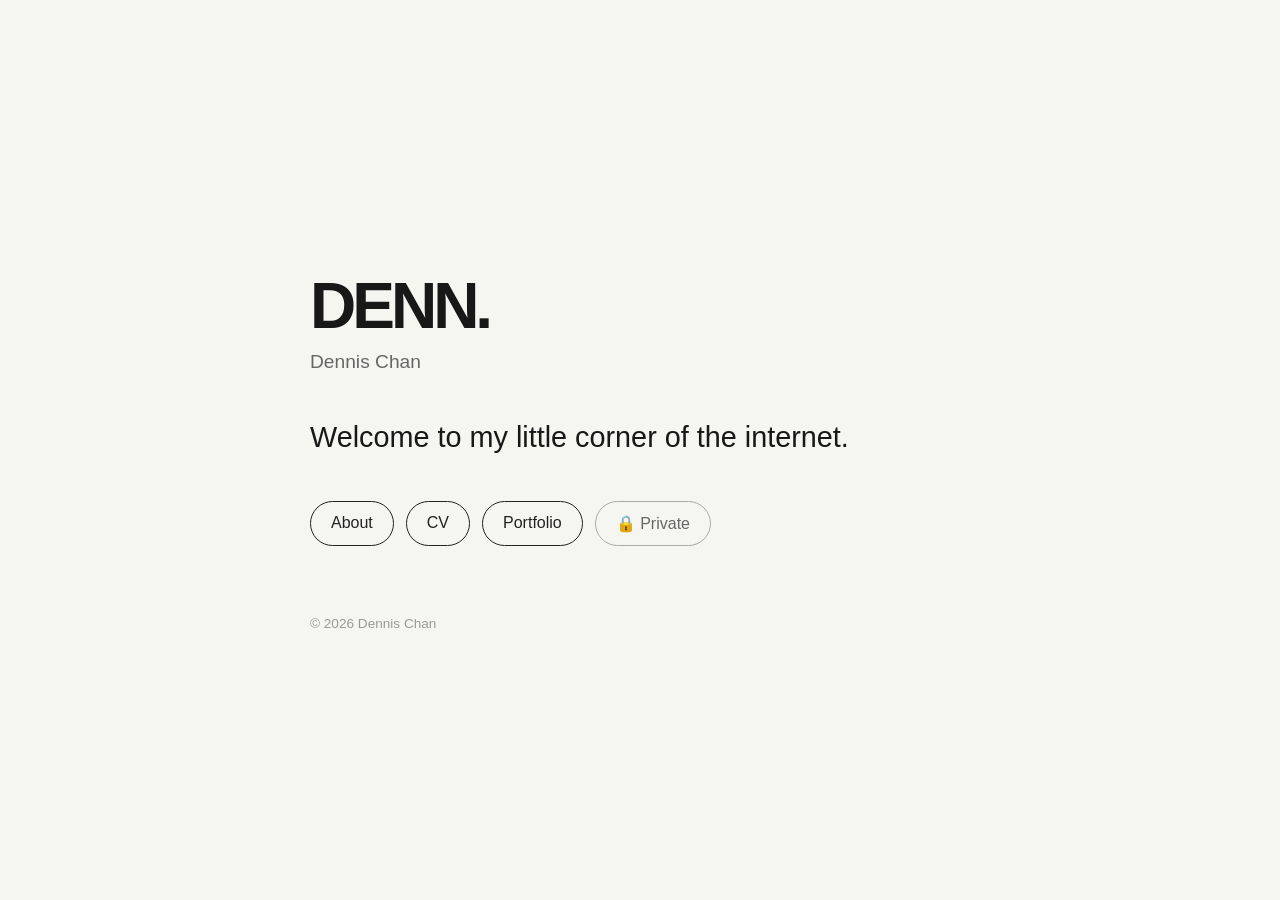
<file: Index.html>
<!DOCTYPE html>
<html lang="en">
<head>
  <meta charset="UTF-8">
  <meta name="viewport" content="width=device-width, initial-scale=1.0">

  <title>DENN. | Dennis Chan</title>

  <style>
    * {
      box-sizing: border-box;
    }

    body {
      margin: 0;
      min-height: 100vh;
      font-family: -apple-system, BlinkMacSystemFont, "Segoe UI", sans-serif;
      background: #f5f5f2;
      color: #181818;

      display: flex;
      justify-content: center;
      align-items: center;
    }

    .container {
      width: 90%;
      max-width: 700px;
      padding: 60px 20px;
    }

    .logo {
      font-size: 4rem;
      font-weight: 800;
      letter-spacing: -4px;
      margin-bottom: 8px;
    }

    .name {
      font-size: 1.2rem;
      color: #666;
      margin-bottom: 45px;
    }

    .intro {
      font-size: 1.8rem;
      line-height: 1.35;
      max-width: 600px;
      margin-bottom: 45px;
    }

    .links {
      display: flex;
      flex-wrap: wrap;
      gap: 12px;
    }

    .button {
      display: inline-block;
      padding: 12px 20px;
      border: 1px solid #222;
      border-radius: 100px;
      text-decoration: none;
      color: #222;
      transition: 0.2s;
    }

    .button:hover {
      background: #222;
      color: white;
    }

    .private {
      border-color: #aaa;
      color: #666;
    }

    footer {
      margin-top: 70px;
      color: #999;
      font-size: 0.85rem;
    }

    @media (max-width: 600px) {
      .logo {
        font-size: 3.2rem;
      }

      .intro {
        font-size: 1.45rem;
      }
    }
  </style>
</head>

<body>

  <main class="container">

    <div class="logo">DENN.</div>

    <div class="name">
      Dennis Chan
    </div>

    <div class="intro">
      Welcome to my little corner of the internet.
    </div>

    <div class="links">

      <a class="button" href="#">
        About
      </a>

      <a class="button" href="#">
        CV
      </a>

      <a class="button" href="#">
        Portfolio
      </a>

      <a class="button private" href="#">
        🔒 Private
      </a>

    </div>

    <footer>
      © 2026 Dennis Chan
    </footer>

  </main>

</body>
</html>
</file>
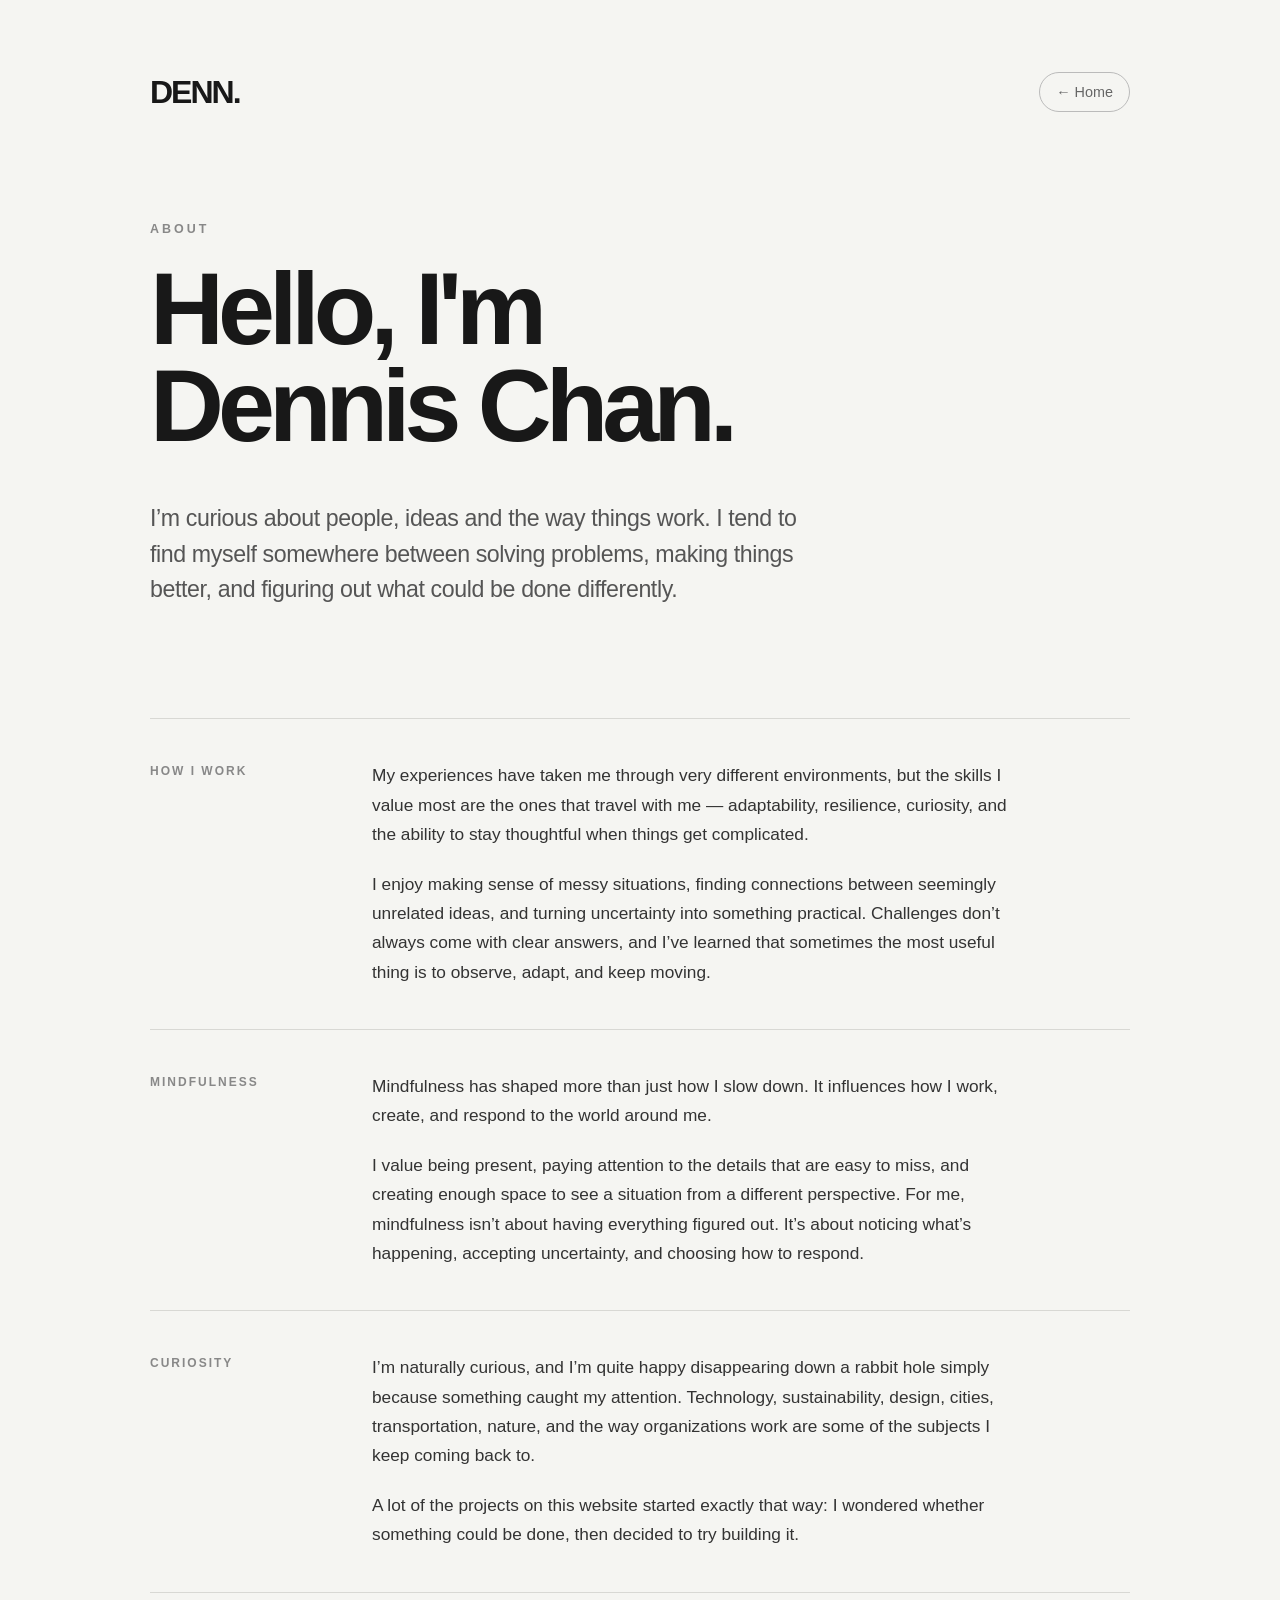
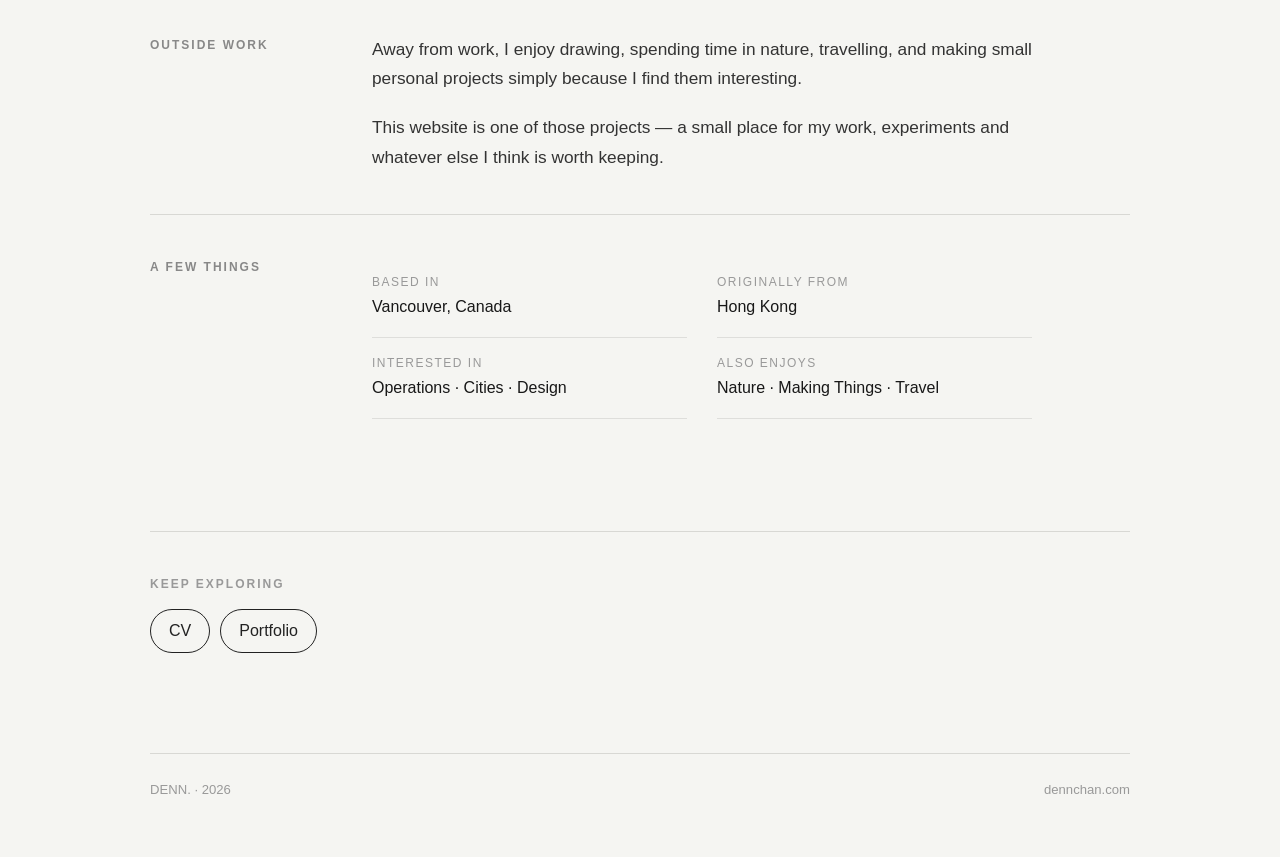
<file: about/index.html>
<!DOCTYPE html>
<html lang="en">
<head>
  <meta charset="UTF-8">
  <meta name="viewport" content="width=device-width, initial-scale=1.0">

  <title>About | DENN.</title>

  <meta
    name="description"
    content="About Dennis Chan."
  >

  <style>
    * {
      box-sizing: border-box;
    }

    html {
      -webkit-font-smoothing: antialiased;
      text-rendering: optimizeLegibility;
    }

    body {
      margin: 0;

      font-family:
        -apple-system,
        BlinkMacSystemFont,
        "Segoe UI",
        Helvetica,
        Arial,
        sans-serif;

      background: #f5f5f2;
      color: #181818;
    }

    /* =========================
       Page
    ========================= */

    .page {
      width: 90%;
      max-width: 980px;

      margin: 0 auto;
      padding: 72px 0 60px;
    }

    /* =========================
       Header
    ========================= */

    .top {
      display: flex;
      align-items: center;
      justify-content: space-between;

      margin-bottom: 110px;
    }

    .logo {
      font-size: 2rem;
      font-weight: 800;
      letter-spacing: -2px;

      color: #181818;
      text-decoration: none;
    }

    .logo:hover {
      opacity: 0.65;
    }

    .home {
      display: inline-flex;
      align-items: center;
      justify-content: center;

      min-height: 40px;
      padding: 8px 16px;

      border: 1px solid #bbb;
      border-radius: 999px;

      color: #666;
      text-decoration: none;
      font-size: 0.9rem;

      transition:
        background 0.18s ease,
        color 0.18s ease,
        border-color 0.18s ease;
    }

    .home:hover {
      background: #181818;
      border-color: #181818;
      color: white;
    }

    /* =========================
       Hero
    ========================= */

    .eyebrow {
      margin-bottom: 24px;

      color: #888;

      font-size: 0.78rem;
      font-weight: 700;

      letter-spacing: 3px;
      text-transform: uppercase;
    }

    h1 {
      max-width: 850px;

      margin: 0;

      font-size: clamp(3.6rem, 8vw, 6.5rem);
      line-height: 0.95;

      letter-spacing: -6px;
      font-weight: 800;
    }

    .lead {
      max-width: 680px;

      margin: 46px 0 0;

      color: #555;

      font-size: 1.45rem;
      line-height: 1.55;

      letter-spacing: -0.4px;
    }

    /* =========================
       Sections
    ========================= */

    .content {
      margin-top: 110px;
    }

    .section {
      display: grid;
      grid-template-columns: 190px 1fr;
      gap: 32px;

      padding: 42px 0;

      border-top: 1px solid #d8d8d4;
    }

    .section-label {
      padding-top: 3px;

      color: #888;

      font-size: 0.75rem;
      font-weight: 700;

      letter-spacing: 2px;
      text-transform: uppercase;
    }

    .section-body {
      max-width: 660px;
    }

    .section-body p {
      margin: 0 0 20px;

      font-size: 1.08rem;
      line-height: 1.7;

      color: #333;
    }

    .section-body p:last-child {
      margin-bottom: 0;
    }

    /* =========================
       Facts
    ========================= */

    .facts {
      display: grid;
      grid-template-columns: repeat(2, 1fr);
      gap: 0 30px;
    }

    .fact {
      padding: 18px 0;

      border-bottom: 1px solid #dededb;
    }

    .fact-label {
      margin-bottom: 6px;

      color: #999;

      font-size: 0.75rem;
      text-transform: uppercase;
      letter-spacing: 1.5px;
    }

    .fact-value {
      font-size: 1rem;
      line-height: 1.5;
    }

    /* =========================
       Bottom Navigation
    ========================= */

    .next {
      margin-top: 70px;
      padding-top: 45px;

      border-top: 1px solid #d8d8d4;
    }

    .next-label {
      margin-bottom: 18px;

      color: #999;

      font-size: 0.75rem;
      font-weight: 700;

      letter-spacing: 2px;
      text-transform: uppercase;
    }

    .next-links {
      display: flex;
      flex-wrap: wrap;
      gap: 10px;
    }

    .button {
      display: inline-flex;
      align-items: center;
      justify-content: center;

      min-height: 44px;
      padding: 9px 18px;

      border: 1px solid #222;
      border-radius: 999px;

      color: #222;
      text-decoration: none;

      transition:
        background 0.18s ease,
        color 0.18s ease;
    }

    .button:hover {
      background: #181818;
      color: white;
    }

    /* =========================
       Footer
    ========================= */

    footer {
      display: flex;
      justify-content: space-between;

      margin-top: 100px;
      padding-top: 28px;

      border-top: 1px solid #d8d8d4;

      color: #999;
      font-size: 0.82rem;
    }
    

footer a {
  color: inherit;
  text-decoration: none;
}

footer a:hover {
  color: #181818;
}

    /* =========================
       Mobile
    ========================= */

    @media (max-width: 700px) {

      .page {
        width: 100%;
        padding: 32px 28px 40px;
      }

      .top {
        margin-bottom: 80px;
      }

      .logo {
        font-size: 1.7rem;
      }

      h1 {
        font-size: clamp(3.3rem, 16vw, 5rem);
        letter-spacing: -4px;
      }

      .lead {
        margin-top: 34px;

        font-size: 1.2rem;
      }

      .content {
        margin-top: 80px;
      }

      .section {
        display: block;
        padding: 34px 0;
      }

      .section-label {
        margin-bottom: 24px;
      }

      .facts {
        grid-template-columns: 1fr;
      }

      footer {
        margin-top: 70px;
      }
    }

  </style>
</head>

<body>

  <main class="page">

    <!-- Header -->

    <header class="top">

      <a class="logo" href="/">
        DENN.
      </a>

      <a class="home" href="/">
        ← Home
      </a>

    </header>


    <!-- Hero -->

    <section>

      <div class="eyebrow">
        About
      </div>

      <h1>
        Hello, I'm<br>
        Dennis Chan.
      </h1>

      <p class="lead">
        I’m curious about people, ideas and the way things work. I 
        tend to find myself somewhere between solving problems, 
        making things better, and figuring out what could be done 
        differently.
      </p>

    </section>


    <!-- Content -->

    <div class="content">


      <!-- Work -->

      <section class="section">

        <div class="section-label">
          How I Work
        </div>

        <div class="section-body">

          <p>
            My experiences have taken me through very different 
            environments, but the skills I value most are the ones 
            that travel with me — adaptability, resilience, curiosity, 
            and the ability to stay thoughtful when things get complicated.
          </p>

          <p>
            I enjoy making sense of messy situations, finding connections 
            between seemingly unrelated ideas, and turning uncertainty 
            into something practical. Challenges don’t always come with 
            clear answers, and I’ve learned that sometimes the most useful 
            thing is to observe, adapt, and keep moving.
          </p>

        </div>

      </section>


      <!-- Mindfulness -->

      <section class="section">

        <div class="section-label">
          Mindfulness
        </div>

        <div class="section-body">

          <p>
            Mindfulness has shaped more than just how I slow down.
            It influences how I work, create, and respond to the 
            world around me.
          </p>

          <p>
            I value being present, paying attention to the details 
            that are easy to miss, and creating enough space to see a 
            situation from a different perspective. For me, mindfulness 
            isn’t about having everything figured out. It’s about 
            noticing what’s happening, accepting uncertainty, and 
            choosing how to respond.
          </p>

        </div>

      </section>


      <!-- Curiosity -->

      <section class="section">

        <div class="section-label">
          Curiosity
        </div>

        <div class="section-body">

          <p>
            I’m naturally curious, and I’m quite happy disappearing down 
            a rabbit hole simply because something caught my attention. 
            Technology, sustainability, design, cities, transportation, 
            nature, and the way organizations work are some of the 
            subjects I keep coming back to.
          </p>

          <p>
            A lot of the projects on this website started exactly
            that way: I wondered whether something could be done,
            then decided to try building it.
          </p>

        </div>

      </section>


      <!-- Outside work -->

      <section class="section">

        <div class="section-label">
          Outside work
        </div>

        <div class="section-body">

          <p>
            Away from work, I enjoy drawing, spending time in nature, 
            travelling, and making small personal projects simply 
            because I find them interesting.
          </p>

          <p>
            This website is one of those projects — a small place
            for my work, experiments and whatever else I think is
            worth keeping.
          </p>

        </div>

      </section>


      <!-- Quick facts -->

      <section class="section">

        <div class="section-label">
          A few things
        </div>

        <div class="section-body">

          <div class="facts">

            <div class="fact">
              <div class="fact-label">Based in</div>
              <div class="fact-value">Vancouver, Canada</div>
            </div>

            <div class="fact">
              <div class="fact-label">Originally from</div>
              <div class="fact-value">Hong Kong</div>
            </div>

            <div class="fact">
              <div class="fact-label">Interested in</div>
              <div class="fact-value">
                Operations · Cities · Design
              </div>
            </div>

            <div class="fact">
              <div class="fact-label">Also enjoys</div>
              <div class="fact-value">
                Nature · Making Things · Travel
              </div>
            </div>

          </div>

        </div>

      </section>

    </div>


    <!-- Continue -->

    <section class="next">

      <div class="next-label">
        Keep exploring
      </div>

      <div class="next-links">

        <a class="button" href="/cv/">
          CV
        </a>

        <a class="button" href="/portfolio/">
          Portfolio
        </a>

      </div>

    </section>


    <!-- Footer -->

    <footer>
      <span>DENN. · 2026</span>
      <a href="/">dennchan.com</a>
    </footer>

  </main>

</body>
</html>
</file>
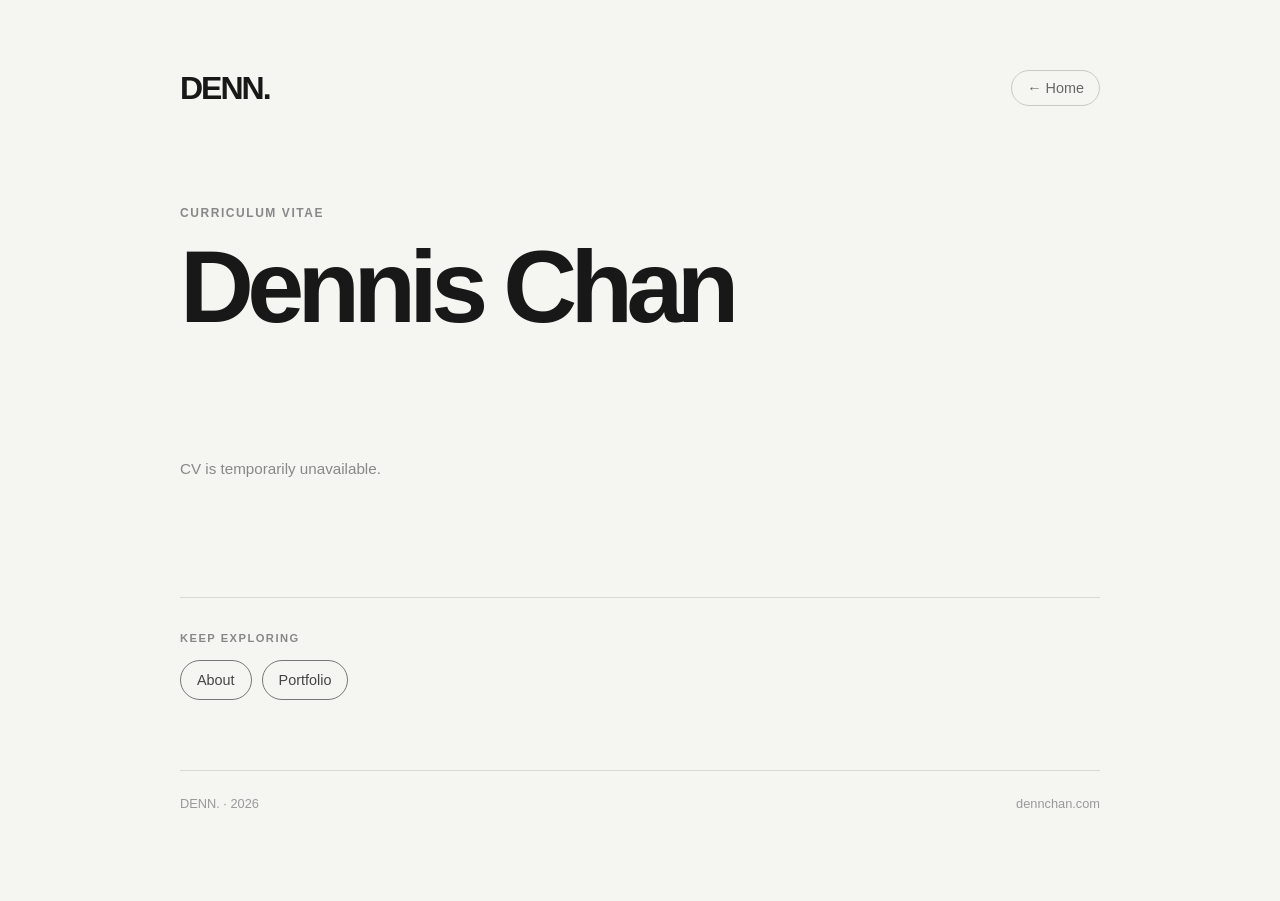
<file: cv/index.html>
<!DOCTYPE html>
<html lang="en">
<head>
  <meta charset="UTF-8">
  <meta name="viewport" content="width=device-width, initial-scale=1.0">

  <title>CV | DENN.</title>
  <meta name="description" content="Curriculum Vitae of Dennis Chan">

  <style>
    * {
      box-sizing: border-box;
    }

    html {
      -webkit-font-smoothing: antialiased;
    }

    body {
      margin: 0;
      background: #f5f5f2;
      color: #181818;
      font-family: -apple-system, BlinkMacSystemFont, "Segoe UI",
        Helvetica, Arial, sans-serif;
    }

    a {
      color: inherit;
    }

    .page {
      width: min(920px, calc(100% - 48px));
      margin: 0 auto;
      padding: 70px 0 90px;
    }

    /* HEADER */

    .top {
      display: flex;
      justify-content: space-between;
      align-items: center;
      gap: 24px;
      margin-bottom: 100px;
    }

    .logo {
      font-size: 2rem;
      line-height: 1;
      font-weight: 800;
      letter-spacing: -2px;
      text-decoration: none;
    }

    .back {
      display: inline-flex;
      align-items: center;
      gap: 7px;
      padding: 9px 15px;
      border: 1px solid #c9c9c5;
      border-radius: 999px;
      color: #666;
      font-size: 0.9rem;
      text-decoration: none;
      transition: 0.18s ease;
    }

    .back:hover {
      border-color: #181818;
      color: #181818;
    }

    /* INTRO */

    .hero {
      max-width: 760px;
      margin-bottom: 90px;
    }

    .eyebrow {
      margin-bottom: 18px;
      color: #888;
      font-size: 0.75rem;
      font-weight: 700;
      letter-spacing: 0.13em;
      text-transform: uppercase;
    }

    h1 {
      margin: 0;
      font-size: clamp(3.4rem, 9vw, 6.4rem);
      line-height: 0.95;
      letter-spacing: -0.065em;
      font-weight: 750;
    }

    .profile-fields {
      margin-top: 30px;
      max-width: 650px;
    }

    .profile-field {
      margin-top: 9px;
      color: #6f6f6b;
      font-size: 1.1rem;
      line-height: 1.6;
    }

    .profile-field:first-child {
      margin-top: 0;
    }

    /* SECTIONS */

    .section {
      margin-top: 85px;
    }

    .section-heading {
      padding-bottom: 15px;
      border-bottom: 1px solid #d9d9d5;
      color: #777;
      font-size: 0.75rem;
      font-weight: 700;
      letter-spacing: 0.13em;
      text-transform: uppercase;
    }

    /* CV ITEM */

    .item {
      display: grid;
      grid-template-columns: 170px 1fr;
      gap: 40px;
      padding: 38px 0;
      border-bottom: 1px solid #dfdfdb;
    }

    .item-date {
      padding-top: 3px;
      color: #858581;
      font-size: 0.9rem;
      line-height: 1.5;
    }

    .item-title {
      margin: 0;
      font-size: 1.45rem;
      line-height: 1.2;
      letter-spacing: -0.025em;
      font-weight: 650;
    }

    .item-subtitle {
      margin-top: 7px;
      color: #666;
      font-size: 1rem;
      line-height: 1.5;
    }

    .location {
      color: #999;
    }

    .description {
      max-width: 650px;
      margin-top: 18px;
      color: #555;
      font-size: 0.98rem;
      line-height: 1.7;
      white-space: pre-line;
    }

    .bullets {
      max-width: 650px;
      margin: 20px 0 0;
      padding-left: 19px;
      color: #555;
    }

    .bullets li {
      margin: 9px 0;
      padding-left: 4px;
      line-height: 1.65;
    }

    /* STATES */

    .loading,
    .empty,
    .error {
      padding: 35px 0;
      color: #888;
      font-size: 0.95rem;
    }

    /* KEEP EXPLORING */

    .explore {
      margin-top: 85px;
      padding-top: 34px;
      border-top: 1px solid #d9d9d5;
    }

    .explore-label {
      margin-bottom: 16px;
      color: #888;
      font-size: 0.7rem;
      font-weight: 700;
      letter-spacing: 0.13em;
      text-transform: uppercase;
    }

    .explore-links {
      display: flex;
      flex-wrap: wrap;
      gap: 10px;
    }

    .explore-button {
      display: inline-flex;
      align-items: center;
      justify-content: center;
      min-height: 40px;
      padding: 8px 16px;

      border: 1px solid #777;
      border-radius: 999px;

      color: #444;
      font-size: 0.9rem;
      text-decoration: none;

      transition:
        background 0.18s ease,
        color 0.18s ease,
        border-color 0.18s ease,
        transform 0.18s ease;
    }

    .explore-button:hover {
      background: #181818;
      border-color: #181818;
      color: #fff;
      transform: translateY(-1px);
    }

    /* FOOTER */

    footer {
      display: flex;
      justify-content: space-between;
      align-items: center;
      gap: 20px;
      margin-top: 70px;
      padding-top: 25px;
      border-top: 1px solid #d9d9d5;
      color: #999;
      font-size: 0.8rem;
    }

    footer a {
      text-decoration: none;
    }

    footer a:hover {
      color: #181818;
    }

    /* MOBILE */

    @media (max-width: 650px) {
      .page {
        width: min(100% - 36px, 920px);
        padding-top: 36px;
        padding-bottom: 55px;
      }

      .top {
        margin-bottom: 75px;
      }

      .logo {
        font-size: 1.7rem;
      }

      .hero {
        margin-bottom: 70px;
      }

      h1 {
        font-size: clamp(3.2rem, 16vw, 5rem);
      }

      .item {
        grid-template-columns: 1fr;
        gap: 12px;
        padding: 30px 0;
      }

      .item-date {
        font-size: 0.82rem;
      }

      .item-title {
        font-size: 1.3rem;
      }

      .explore {
        margin-top: 70px;
      }

      footer {
        margin-top: 55px;
      }
    }
  </style>
</head>

<body>

  <main class="page">

    <header class="top">
      <a class="logo" href="/">DENN.</a>

      <a class="back" href="/">
        ← Home
      </a>
    </header>

    <section class="hero">
      <div class="eyebrow">Curriculum Vitae</div>

      <h1 id="name">Dennis Chan</h1>

      <div id="profile" class="profile-fields"></div>
    </section>

    <div id="content">
      <div class="loading">Loading CV…</div>
    </div>

    <!-- KEEP EXPLORING -->

    <section class="explore">
      <div class="explore-label">
        Keep Exploring
      </div>

      <nav class="explore-links" aria-label="Explore more">
        <a class="explore-button" href="/about/">
          About
        </a>

        <a class="explore-button" href="/portfolio/">
          Portfolio
        </a>
      </nav>
    </section>

    <footer>
      <span>DENN. · 2026</span>
      <a href="/">dennchan.com</a>
    </footer>

  </main>

  <script>
    const API_URL = "https://api.dennchan.com/cv/";

    const nameEl = document.getElementById("name");
    const profileEl = document.getElementById("profile");
    const contentEl = document.getElementById("content");

    function escapeHTML(value = "") {
      return String(value)
        .replaceAll("&", "&amp;")
        .replaceAll("<", "&lt;")
        .replaceAll(">", "&gt;")
        .replaceAll('"', "&quot;")
        .replaceAll("'", "&#039;");
    }

    function formatDate(item) {
      const start = item.start_date?.trim();
      const end = item.end_date?.trim();

      if (!start && !end) return "";

      if (start && !end) {
        return `${escapeHTML(start)} — Present`;
      }

      if (!start && end) {
        return escapeHTML(end);
      }

      return `${escapeHTML(start)} — ${escapeHTML(end)}`;
    }

    function sectionName(type) {
      const names = {
        experience: "Experience",
        education: "Education",
        project: "Projects",
        award: "Awards",
        certification: "Certifications",
        volunteer: "Volunteer"
      };

      return names[type] || (
        type
          ? type.charAt(0).toUpperCase() + type.slice(1)
          : "Other"
      );
    }

    function renderItem(item) {
      const subtitle = item.subtitle
        ? `<span>${escapeHTML(item.subtitle)}</span>`
        : "";

      const location = item.location
        ? `<span class="location">${
            item.subtitle ? " · " : ""
          }${escapeHTML(item.location)}</span>`
        : "";

      const description = item.description
        ? `<div class="description">${escapeHTML(item.description)}</div>`
        : "";

      const bullets =
        Array.isArray(item.bullets) && item.bullets.length
          ? `
            <ul class="bullets">
              ${item.bullets.map(bullet => `
                <li>${escapeHTML(bullet.content)}</li>
              `).join("")}
            </ul>
          `
          : "";

      return `
        <article class="item">

          <div class="item-date">
            ${formatDate(item)}
          </div>

          <div class="item-main">

            <h2 class="item-title">
              ${escapeHTML(item.title)}
            </h2>

            ${
              subtitle || location
                ? `
                  <div class="item-subtitle">
                    ${subtitle}${location}
                  </div>
                `
                : ""
            }

            ${description}

            ${bullets}

          </div>

        </article>
      `;
    }

    function renderProfile(profile) {
      if (!Array.isArray(profile)) return;

      const nameField = profile.find(
        field => field.field_key === "name"
      );

      if (nameField?.value) {
        nameEl.textContent = nameField.value;
        document.title = `CV | ${nameField.value}`;
      }

      const otherFields = profile.filter(
        field =>
          field.field_key !== "name" &&
          field.value &&
          field.value.trim()
      );

      profileEl.innerHTML = otherFields
        .map(field => `
          <div class="profile-field">
            ${escapeHTML(field.value)}
          </div>
        `)
        .join("");
    }

    function renderItems(items) {
      if (!Array.isArray(items) || !items.length) {
        contentEl.innerHTML = `
          <div class="empty">
            CV details coming soon.
          </div>
        `;
        return;
      }

      const groups = {};

      items.forEach(item => {
        const type = item.type || "other";

        if (!groups[type]) {
          groups[type] = [];
        }

        groups[type].push(item);
      });

      contentEl.innerHTML = Object.entries(groups)
        .map(([type, group]) => `
          <section class="section">

            <div class="section-heading">
              ${escapeHTML(sectionName(type))}
            </div>

            ${group.map(renderItem).join("")}

          </section>
        `)
        .join("");
    }

    async function loadCV() {
      try {
        const response = await fetch(API_URL, {
          method: "GET",
          headers: {
            "Accept": "application/json"
          }
        });

        if (!response.ok) {
          throw new Error(`API returned ${response.status}`);
        }

        const data = await response.json();

        if (!data.success) {
          throw new Error(data.error || "Unable to load CV");
        }

        renderProfile(data.profile);

        /*
          Second-layer CV filter.
          Even if the API returns other public items,
          only show items explicitly enabled for CV.
        */
        const cvItems = Array.isArray(data.items)
          ? data.items.filter(
              item => Number(item.show_cv) === 1
            )
          : [];

        renderItems(cvItems);

      } catch (error) {
        console.error(error);

        contentEl.innerHTML = `
          <div class="error">
            CV is temporarily unavailable.
          </div>
        `;
      }
    }

    loadCV();
  </script>

</body>
</html>
</file>
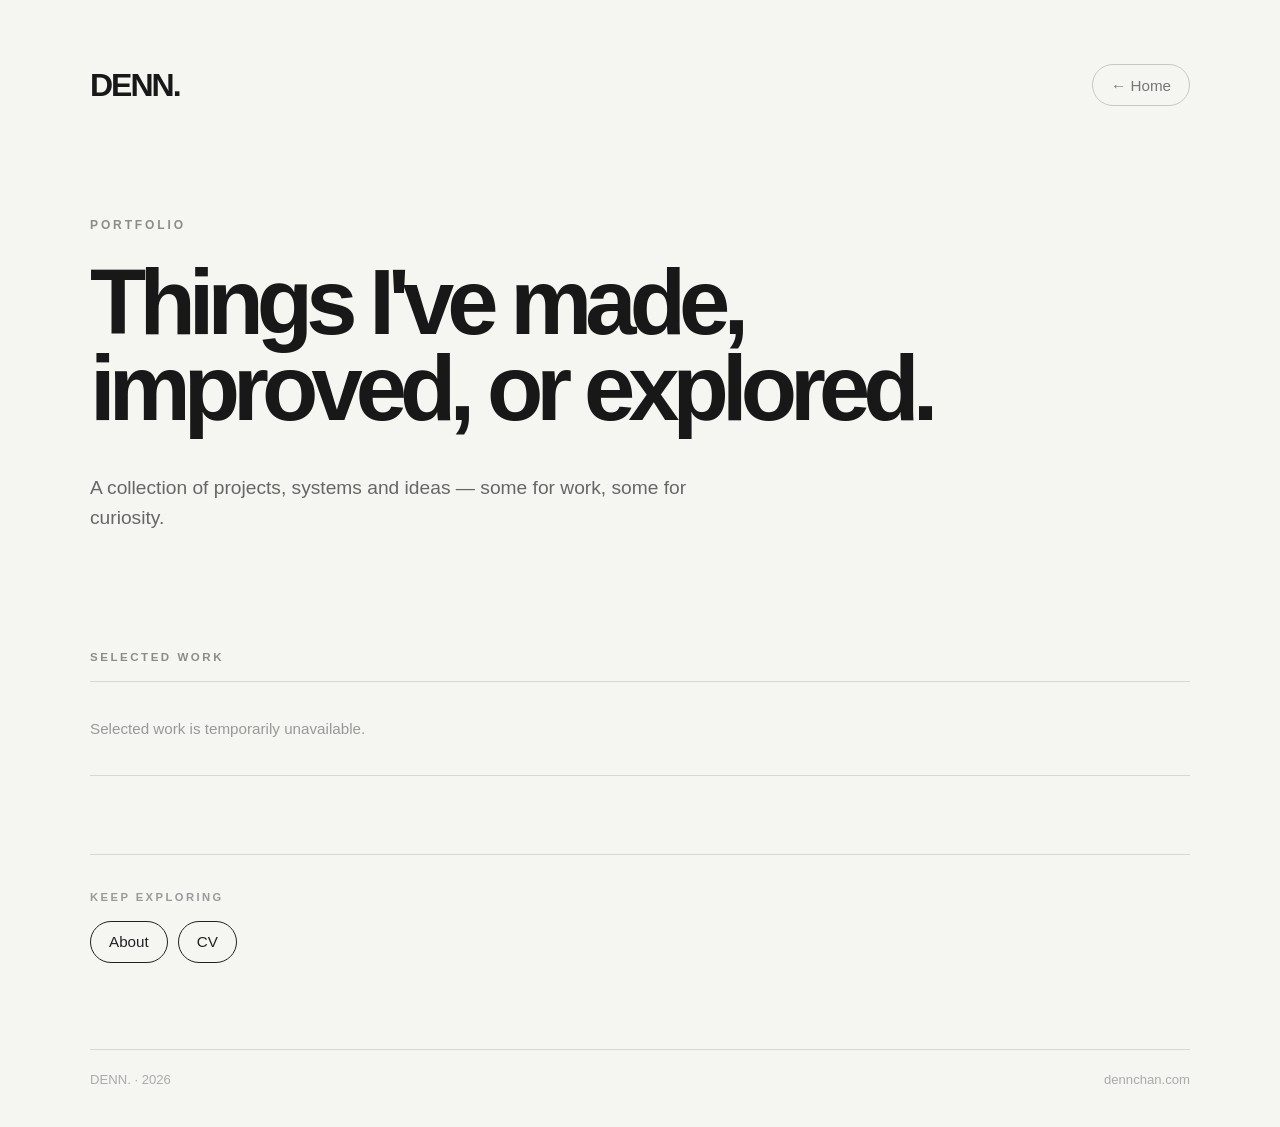
<file: portfolio/index.html>
<!DOCTYPE html>
<html lang="en">
<head>
  <meta charset="UTF-8">
  <meta name="viewport" content="width=device-width, initial-scale=1.0">

  <title>Portfolio | DENN.</title>
  <meta
    name="description"
    content="Selected projects, systems and ideas by Dennis Chan."
  >

  <style>
    * {
      box-sizing: border-box;
    }

    html {
      -webkit-font-smoothing: antialiased;
      text-rendering: optimizeLegibility;
    }

    body {
      margin: 0;
      min-height: 100vh;

      font-family:
        -apple-system,
        BlinkMacSystemFont,
        "Segoe UI",
        Helvetica,
        Arial,
        sans-serif;

      background: #f5f5f2;
      color: #181818;
    }

    a {
      color: inherit;
    }

    /* ========================================
       PAGE
    ======================================== */

    .page {
      width: min(1100px, calc(100% - 64px));
      margin: 0 auto;
      padding: 64px 0 40px;
    }

    /* ========================================
       HEADER
    ======================================== */

    .header {
      display: flex;
      align-items: center;
      justify-content: space-between;
    }

    .logo {
      font-size: 2rem;
      font-weight: 800;
      line-height: 1;
      letter-spacing: -2px;
      text-decoration: none;
    }

    .logo:hover {
      opacity: 0.65;
    }

    .home-button {
      display: inline-flex;
      align-items: center;
      justify-content: center;

      min-height: 42px;
      padding: 9px 18px;

      border: 1px solid #c8c8c3;
      border-radius: 999px;

      color: #777;
      text-decoration: none;
      font-size: 0.95rem;

      transition:
        background 0.18s ease,
        color 0.18s ease,
        border-color 0.18s ease;
    }

    .home-button:hover {
      background: #181818;
      border-color: #181818;
      color: #fff;
    }

    /* ========================================
       HERO
    ======================================== */

    .hero {
      padding: 112px 0 118px;
    }

    .eyebrow {
      margin: 0 0 28px;

      color: #8c8c87;
      font-size: 0.75rem;
      font-weight: 700;
      letter-spacing: 0.24em;
      text-transform: uppercase;
    }

    .hero h1 {
      max-width: 900px;
      margin: 0;

      font-size: clamp(4rem, 7.2vw, 6.5rem);
      font-weight: 800;
      line-height: 0.93;
      letter-spacing: -0.075em;
    }

    .hero-description {
      max-width: 650px;
      margin: 42px 0 0;

      color: #666;
      font-size: 1.2rem;
      line-height: 1.55;
    }

    /* ========================================
       SECTION
    ======================================== */

    .section-label {
      margin: 0 0 18px;

      color: #8c8c87;
      font-size: 0.72rem;
      font-weight: 700;
      letter-spacing: 0.22em;
      text-transform: uppercase;
    }

    .projects {
      border-top: 1px solid #d8d8d3;
    }

    /* ========================================
       PROJECT
    ======================================== */

    .project {
      display: grid;
      grid-template-columns: 72px minmax(0, 1fr);
      gap: 32px;

      padding: 42px 0 44px;
      border-bottom: 1px solid #d8d8d3;
    }

    .project-number {
      padding-top: 3px;

      color: #aaa;
      font-size: 0.82rem;
      font-variant-numeric: tabular-nums;
    }

    .project-content {
      min-width: 0;
    }

    .project-type {
      margin: 0 0 14px;

      color: #999;
      font-size: 0.68rem;
      font-weight: 700;
      letter-spacing: 0.2em;
      text-transform: uppercase;
    }

    .project-title {
      margin: 0;

      font-size: 1.65rem;
      font-weight: 750;
      line-height: 1.1;
      letter-spacing: -0.035em;
    }

    .project-meta {
      display: flex;
      flex-wrap: wrap;
      gap: 7px 18px;

      margin-top: 12px;

      color: #999;
      font-size: 0.9rem;
    }

    .project-meta span {
      display: inline-flex;
      align-items: center;
    }

    .project-description {
      max-width: 760px;
      margin: 20px 0 0;

      color: #555;
      font-size: 1rem;
      line-height: 1.65;

      white-space: pre-line;
    }

    /* ========================================
       BULLETS
    ======================================== */

    .project-bullets {
      max-width: 760px;
      margin: 24px 0 0;
      padding: 0;
      list-style: none;
    }

    .project-bullets li {
      position: relative;
      margin: 9px 0;
      padding-left: 18px;

      color: #555;
      line-height: 1.55;
    }

    .project-bullets li::before {
      content: "—";
      position: absolute;
      left: 0;
      color: #aaa;
    }

    /* ========================================
       PROJECT LINK
    ======================================== */

    .project-link-wrap {
      margin-top: 28px;
    }

    .project-link {
      display: inline-flex;
      align-items: center;
      gap: 8px;

      color: #181818;
      font-size: 0.95rem;
      font-weight: 600;
      text-decoration: none;

      transition:
        opacity 0.18s ease,
        gap 0.18s ease;
    }

    .project-link:hover {
      gap: 12px;
      opacity: 0.6;
    }

    .project-link-arrow {
      display: inline-block;
      transition: transform 0.18s ease;
    }

    .project-link:hover .project-link-arrow {
      transform: translateX(2px);
    }

    /* ========================================
       EMPTY / ERROR
    ======================================== */

    .status {
      padding: 38px 0;
      border-bottom: 1px solid #d8d8d3;

      color: #999;
      font-size: 0.95rem;
    }

    /* ========================================
       BOTTOM NAV
    ======================================== */

    .bottom {
      margin-top: 78px;
      padding-top: 36px;
      border-top: 1px solid #d8d8d3;
    }

    .bottom-label {
      margin-bottom: 18px;

      color: #999;
      font-size: 0.7rem;
      font-weight: 700;
      letter-spacing: 0.22em;
      text-transform: uppercase;
    }

    .bottom-links {
      display: flex;
      flex-wrap: wrap;
      gap: 10px;
    }

    .button {
      display: inline-flex;
      align-items: center;
      justify-content: center;

      min-height: 42px;
      padding: 9px 18px;

      border: 1px solid #222;
      border-radius: 999px;

      color: #222;
      text-decoration: none;
      font-size: 0.95rem;

      transition:
        background 0.18s ease,
        color 0.18s ease,
        transform 0.18s ease;
    }

    .button:hover {
      background: #181818;
      color: #fff;
      transform: translateY(-1px);
    }

    /* ========================================
       FOOTER
    ======================================== */

    footer {
      display: flex;
      justify-content: space-between;
      gap: 20px;

      margin-top: 86px;
      padding-top: 22px;
      border-top: 1px solid #d8d8d3;

      color: #aaa;
      font-size: 0.82rem;
    }
    footer a {
  color: inherit;
  text-decoration: none;
}

footer a:hover {
  color: #181818;
}

    /* ========================================
       MOBILE
    ======================================== */

    @media (max-width: 700px) {

      .page {
        width: calc(100% - 48px);
        padding-top: 32px;
      }

      .logo {
        font-size: 1.7rem;
      }

      .home-button {
        min-height: 38px;
        padding: 7px 14px;
        font-size: 0.88rem;
      }

      .hero {
        padding: 82px 0 88px;
      }

      .eyebrow {
        margin-bottom: 22px;
      }

      .hero h1 {
        font-size: clamp(3.2rem, 15vw, 5rem);
        line-height: 0.94;
      }

      .hero-description {
        margin-top: 32px;
        font-size: 1.05rem;
      }

      .project {
        grid-template-columns: 1fr;
        gap: 14px;

        padding: 32px 0 36px;
      }

      .project-number {
        padding: 0;
      }

      .project-title {
        font-size: 1.5rem;
      }

      .project-description {
        font-size: 0.98rem;
      }

      .project-link-wrap {
        margin-top: 24px;
      }

      .bottom {
        margin-top: 60px;
      }

      footer {
        margin-top: 64px;
      }
    }

  </style>
</head>

<body>

  <main class="page">

    <!-- HEADER -->

    <header class="header">

      <a class="logo" href="/">
        DENN.
      </a>

      <a class="home-button" href="/">
        ← Home
      </a>

    </header>


    <!-- HERO -->

    <section class="hero">

      <p class="eyebrow">
        Portfolio
      </p>

      <h1>
        Things I've made,<br>
        improved, or explored.
      </h1>

      <p class="hero-description">
        A collection of projects, systems and ideas —
        some for work, some for curiosity.
      </p>

    </section>


    <!-- PROJECTS -->

    <section>

      <p class="section-label">
        Selected Work
      </p>

      <div
        id="projects"
        class="projects"
        aria-live="polite"
      >
        <div class="status">
          Loading selected work…
        </div>
      </div>

    </section>


    <!-- BOTTOM NAV -->

    <section class="bottom">

      <div class="bottom-label">
        Keep exploring
      </div>

      <nav
        class="bottom-links"
        aria-label="More pages"
      >

        <a class="button" href="/about/">
          About
        </a>

        <a class="button" href="/cv/">
          CV
        </a>

      </nav>

    </section>


    <!-- FOOTER -->

    <footer>
      <span>DENN. · 2026</span>
      <a href="/">dennchan.com</a>
    </footer>

  </main>


  <script>

    const API_URL =
      "https://api.dennchan.com/cv/";

    const projectsElement =
      document.getElementById("projects");


    /* ========================================
       ESCAPE HTML
    ======================================== */

    function escapeHTML(value = "") {

      return String(value)
        .replaceAll("&", "&amp;")
        .replaceAll("<", "&lt;")
        .replaceAll(">", "&gt;")
        .replaceAll('"', "&quot;")
        .replaceAll("'", "&#039;");
    }


    /* ========================================
       CLEAN VALUE
    ======================================== */

    function clean(value) {

      if (
        value === null ||
        value === undefined
      ) {
        return "";
      }

      return String(value).trim();
    }


    /* ========================================
       PROJECT TYPE
    ======================================== */

    function createProjectType(item) {

      /*
        New Project schema:
        category takes priority.

        Example:
        Personal Project

        Fallback:
        Project
      */

      const category = clean(item.category);

      if (category) {
        return category;
      }

      if (clean(item.type)) {
        return item.type;
      }

      return "Project";
    }


    /* ========================================
       PROJECT META
    ======================================== */

    function createMeta(item) {

      const parts = [];

      const status = clean(item.status);
      const tools = clean(item.tools);
      const subtitle = clean(item.subtitle);
      const location = clean(item.location);

      const start = clean(item.start_date);
      const end = clean(item.end_date);


      /*
        Status
      */

      if (status) {
        parts.push(status);
      }


      /*
        Existing CV-style metadata
      */

      if (subtitle) {
        parts.push(subtitle);
      }

      if (location) {
        parts.push(location);
      }


      /*
        Date
      */

      if (start || end) {

        let date = "";

        if (start && end) {
          date = `${start} — ${end}`;
        }

        else if (start) {
          date = start;
        }

        else {
          date = end;
        }

        parts.push(date);
      }


      /*
        Tools

        Private Editor currently stores this as:
        Cloudflare · GitHub · D1 · JavaScript

        So it can be rendered directly.
      */

      if (tools) {
        parts.push(tools);
      }


      if (!parts.length) {
        return "";
      }


      return `
        <div class="project-meta">

          ${parts
            .map(
              part => `
                <span>
                  ${escapeHTML(part)}
                </span>
              `
            )
            .join("")}

        </div>
      `;
    }


    /* ========================================
       BULLETS
    ======================================== */

    function createBullets(bullets) {

      if (
        !Array.isArray(bullets) ||
        bullets.length === 0
      ) {
        return "";
      }


      const validBullets =
        bullets.filter(
          bullet =>
            clean(bullet.content)
        );


      if (!validBullets.length) {
        return "";
      }


      return `
        <ul class="project-bullets">

          ${validBullets
            .map(
              bullet => `
                <li>
                  ${escapeHTML(
                    bullet.content
                  )}
                </li>
              `
            )
            .join("")}

        </ul>
      `;
    }


    /* ========================================
       PROJECT LINK
    ======================================== */

    function createProjectLink(item) {

      const slug = clean(item.slug);

      /*
        No slug = no detail page link.

        This prevents broken URLs for older
        portfolio items that do not yet have
        the new Project schema.
      */

      if (!slug) {
        return "";
      }


      const url =
        `/portfolio/${encodeURIComponent(slug)}/`;


      return `
        <div class="project-link-wrap">

          <a
            class="project-link"
            href="${url}"
            aria-label="View ${escapeHTML(
              item.title || "project"
            )}"
          >
            <span>View project</span>

            <span
              class="project-link-arrow"
              aria-hidden="true"
            >
              →
            </span>
          </a>

        </div>
      `;
    }


    /* ========================================
       PROJECT
    ======================================== */

    function createProject(item, index) {

      const number =
        String(index + 1)
          .padStart(2, "0");


      const type =
        createProjectType(item);


      return `
        <article class="project">

          <div class="project-number">
            ${number}
          </div>


          <div class="project-content">

            <p class="project-type">
              ${escapeHTML(type)}
            </p>


            <h2 class="project-title">
              ${escapeHTML(
                item.title || "Untitled"
              )}
            </h2>


            ${createMeta(item)}


            ${
              clean(item.description)
                ? `
                  <p class="project-description">${escapeHTML(
                    item.description
                  )}</p>
                `
                : ""
            }


            ${createBullets(item.bullets)}


            ${createProjectLink(item)}

          </div>

        </article>
      `;
    }


    /* ========================================
       LOAD PORTFOLIO
    ======================================== */

    async function loadPortfolio() {

      try {

        const response =
          await fetch(API_URL, {

            method: "GET",

            headers: {
              "Accept": "application/json"
            }

          });


        if (!response.ok) {

          throw new Error(
            `API returned ${response.status}`
          );

        }


        const data =
          await response.json();


        if (!data.success) {

          throw new Error(
            data.error ||
            "API request failed"
          );

        }


        /*
          IMPORTANT

          Portfolio decides what appears here
          using show_portfolio only.

          show_cv has no effect on this page.
        */

        const projects =
          Array.isArray(data.items)

            ? data.items

                .filter(
                  item =>
                    Number(
                      item.is_public ?? 1
                    ) === 1 &&
                    Number(
                      item.show_portfolio
                    ) === 1
                )

                .sort(
                  (a, b) =>

                    Number(
                      a.sort_order || 0
                    ) -

                    Number(
                      b.sort_order || 0
                    )
                )

            : [];


        if (!projects.length) {

          projectsElement.innerHTML = `
            <div class="status">
              No public projects yet.
            </div>
          `;

          return;
        }


        projectsElement.innerHTML =
          projects
            .map(createProject)
            .join("");

      }


      catch (error) {

        console.error(
          "Portfolio loading error:",
          error
        );


        projectsElement.innerHTML = `
          <div class="status">
            Selected work is temporarily unavailable.
          </div>
        `;

      }

    }


    /* ========================================
       START
    ======================================== */

    loadPortfolio();

  </script>

</body>
</html>
</file>
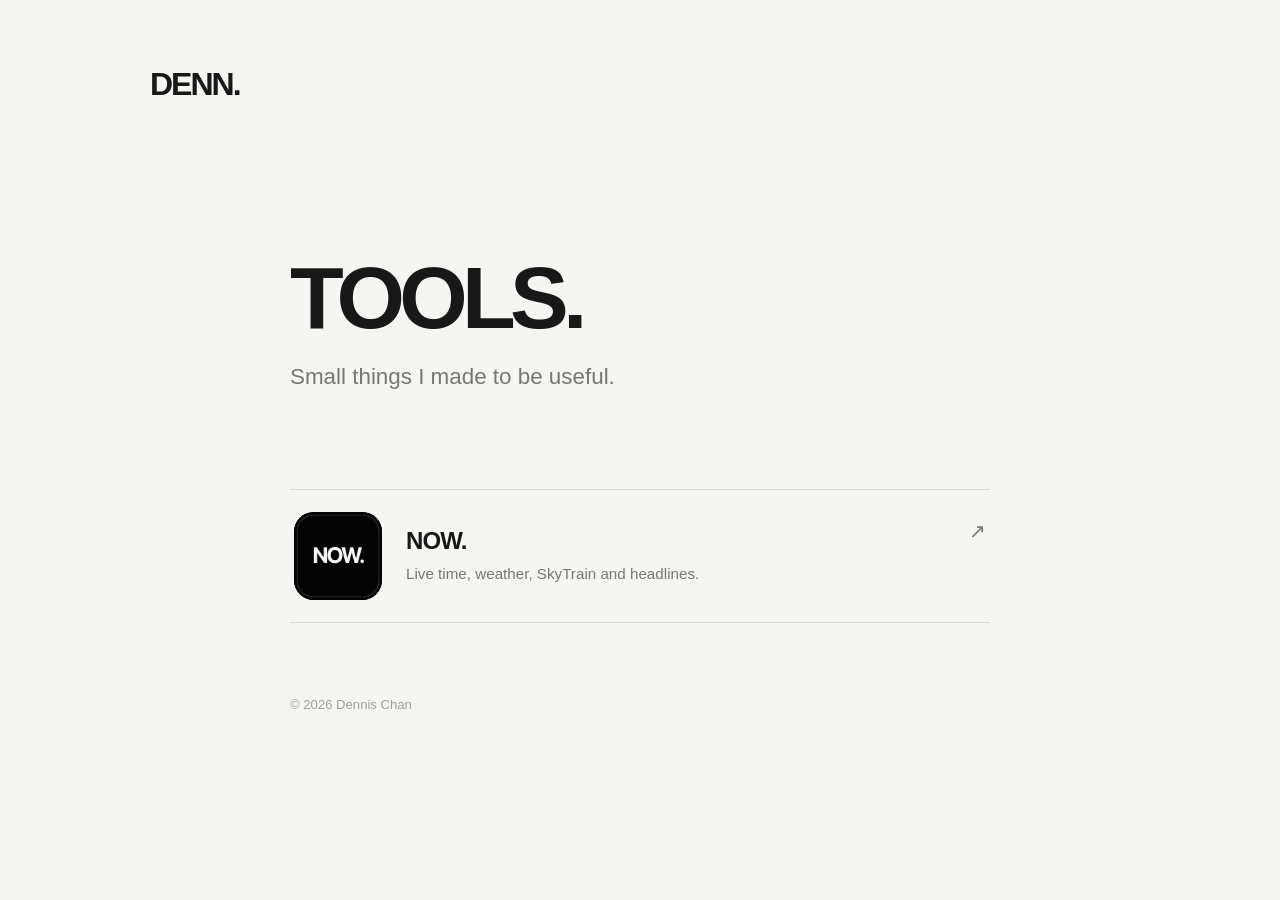
<file: tools/index.html>
<!DOCTYPE html>
<html lang="en">
<head>
  <meta charset="UTF-8">
  <meta name="viewport" content="width=device-width, initial-scale=1.0">
  <title>Tools | DENN.</title>
  <meta name="description" content="Small things Dennis made to be useful.">
  <style>
    *{box-sizing:border-box}html{-webkit-font-smoothing:antialiased}body{margin:0;min-height:100vh;background:#f5f5f2;color:#181818;font-family:-apple-system,BlinkMacSystemFont,"Segoe UI",Helvetica,Arial,sans-serif}
    a{color:inherit;text-decoration:none}.page{min-height:100vh;padding:0 28px 72px}.top{width:min(100%,980px);height:168px;margin:0 auto;display:flex;align-items:center}
    .logo{font-size:2rem;font-weight:800;letter-spacing:-2px}.logo:hover{opacity:.65}.content{width:min(100%,700px);margin:clamp(72px,10vh,130px) auto 0}
    h1{margin:0;font-size:clamp(3.6rem,8vw,5.5rem);font-weight:800;line-height:.9;letter-spacing:-.065em}.intro{margin:24px 0 0;color:#767672;font-size:clamp(1.1rem,2vw,1.4rem);line-height:1.4}
    .list{margin-top:clamp(62px,9vw,96px);border-top:1px solid #d7d7d2}.tool{min-height:132px;display:grid;grid-template-columns:88px minmax(0,1fr) auto;gap:24px;align-items:center;padding:22px 4px;border-bottom:1px solid #d7d7d2;transition:opacity .18s ease}
    .tool:hover{opacity:.64}.tool:focus-visible{outline:2px solid #181818;outline-offset:6px}.tool img,.icon-fallback{width:88px;height:88px;display:grid;place-items:center;border-radius:20px;background:#050505;color:#f5f5f2;font-size:1rem;font-weight:800}
    .copy{min-width:0;display:grid;gap:8px}.copy strong{font-size:1.5rem;letter-spacing:-.035em}.copy span{color:#767672;font-size:.95rem;line-height:1.4}.arrow{align-self:start;margin-top:7px;color:#767672;font-size:1.25rem}
    .status{padding:34px 4px;color:#999}footer{margin-top:74px;color:#a0a09b;font-size:.82rem}
    @media(max-width:560px){.page{padding:0 24px 48px}.top{height:112px}.content{margin-top:54px}.logo{font-size:1.7rem}.tool{grid-template-columns:72px minmax(0,1fr) auto;gap:18px;min-height:112px}.tool img,.icon-fallback{width:72px;height:72px;border-radius:17px}.copy strong{font-size:1.3rem}.copy span{font-size:.88rem}}
  </style>
</head>
<body>
  <main class="page">
    <header class="top"><a class="logo" href="/" aria-label="DENN. home">DENN.</a></header>
    <section class="content">
      <h1>TOOLS.</h1><p class="intro">Small things I made to be useful.</p>
      <nav class="list" id="list" aria-label="Tools"><div class="status">Loading tools…</div></nav>
      <footer>© 2026 Dennis Chan</footer>
    </section>
  </main>
  <script>
    const fallback=[{name:"NOW.",description:"Live time, weather, SkyTrain and headlines.",url:"https://now.dennchan.com",icon_url:"/tools/icon-512.png"}];
    const esc=value=>String(value??"").replace(/[&<>"']/g,c=>({"&":"&amp;","<":"&lt;",">":"&gt;",'"':"&quot;","'":"&#039;"}[c]));
    function render(tools){document.querySelector("#list").innerHTML=tools.map(tool=>`<a class="tool" href="${esc(tool.url)}">${tool.icon_url?`<img src="${esc(tool.icon_url)}" alt="" width="88" height="88">`:`<span class="icon-fallback">TOOL.</span>`}<span class="copy"><strong>${esc(tool.name)}</strong><span>${esc(tool.description)}</span></span><span class="arrow" aria-hidden="true">↗</span></a>`).join("")}
    fetch("https://private.dennchan.com/api/public-tools").then(response=>{if(!response.ok)throw new Error();return response.json()}).then(data=>render(data.success&&data.tools.length?data.tools:fallback)).catch(()=>render(fallback));
  </script>
</body>
</html>
</file>
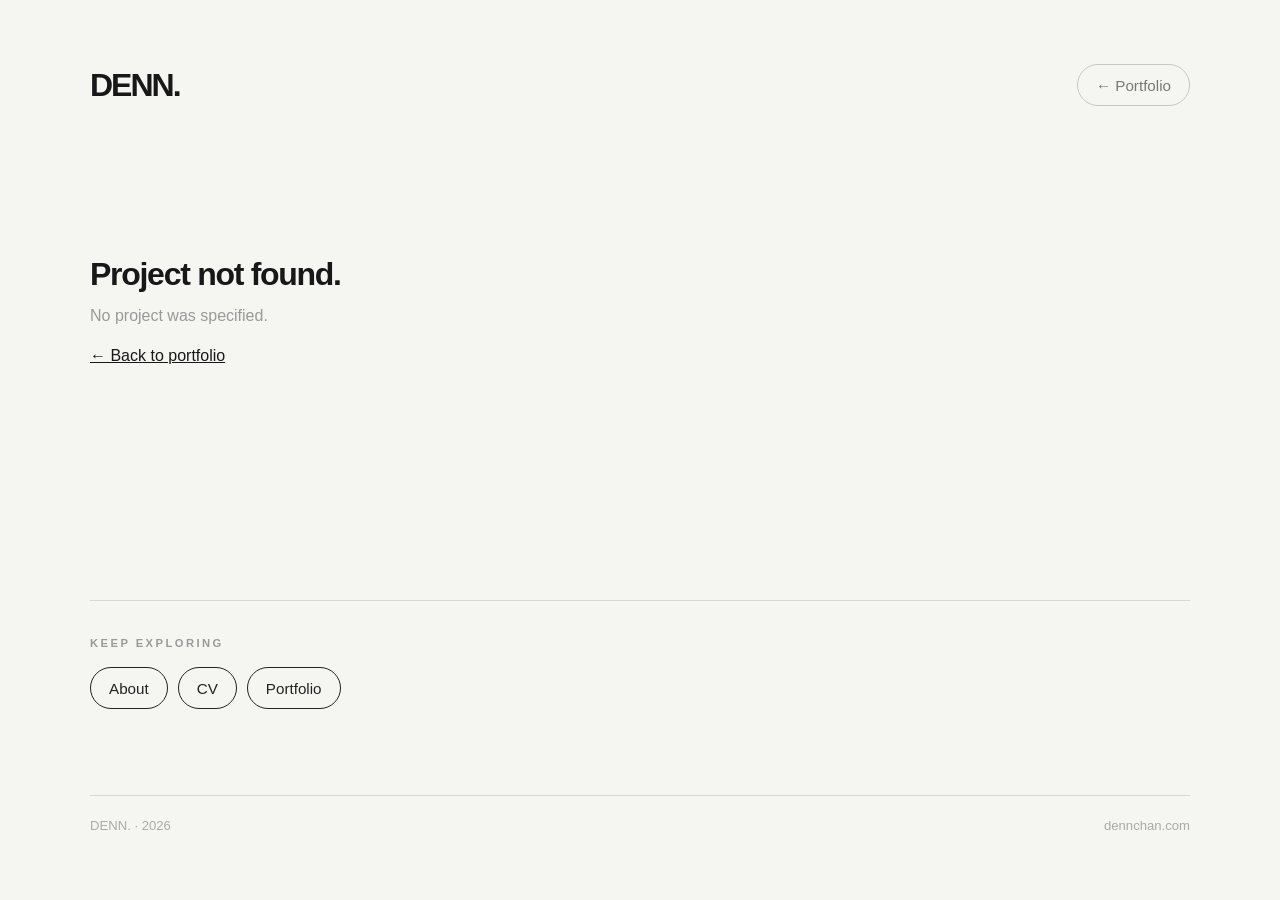
<file: portfolio/project.html>
<!DOCTYPE html>
<html lang="en">
<head>
  <meta charset="UTF-8">
  <meta name="viewport" content="width=device-width, initial-scale=1.0">

  <title>Project | DENN.</title>
  <meta
    name="description"
    content="Project details by Dennis Chan."
  >

  <style>
    * {
      box-sizing: border-box;
    }

    html {
      -webkit-font-smoothing: antialiased;
      text-rendering: optimizeLegibility;
    }

    body {
      margin: 0;
      min-height: 100vh;
      background: #f5f5f2;
      color: #181818;

      font-family:
        -apple-system,
        BlinkMacSystemFont,
        "Segoe UI",
        Helvetica,
        Arial,
        sans-serif;
    }

    a {
      color: inherit;
    }

    /* ========================================
       PAGE
    ======================================== */

    .page {
      width: min(1100px, calc(100% - 64px));
      margin: 0 auto;
      padding: 64px 0 40px;
    }

    /* ========================================
       HEADER
    ======================================== */

    .header {
      display: flex;
      align-items: center;
      justify-content: space-between;
      gap: 24px;
    }

    .logo {
      font-size: 2rem;
      font-weight: 800;
      line-height: 1;
      letter-spacing: -2px;
      text-decoration: none;
    }

    .logo:hover {
      opacity: 0.65;
    }

    .back-button {
      display: inline-flex;
      align-items: center;
      justify-content: center;

      min-height: 42px;
      padding: 9px 18px;

      border: 1px solid #c8c8c3;
      border-radius: 999px;

      color: #777;
      text-decoration: none;
      font-size: 0.95rem;

      transition:
        background 0.18s ease,
        color 0.18s ease,
        border-color 0.18s ease;
    }

    .back-button:hover {
      background: #181818;
      border-color: #181818;
      color: #fff;
    }

    /* ========================================
       LOADING / ERROR
    ======================================== */

    .state {
      padding: 150px 0;
      color: #999;
      font-size: 1rem;
    }

    .state-title {
      margin: 0 0 14px;
      color: #181818;
      font-size: 2rem;
      letter-spacing: -0.04em;
    }

    .state a {
      display: inline-block;
      margin-top: 22px;
      color: #181818;
    }

    /* ========================================
       HERO
    ======================================== */

    .hero {
      padding: 120px 0 70px;
    }

    .eyebrow {
      margin: 0 0 28px;

      color: #8c8c87;
      font-size: 0.75rem;
      font-weight: 700;
      letter-spacing: 0.24em;
      text-transform: uppercase;
    }

    .hero h1 {
      max-width: 900px;
      margin: 0;

      font-size: clamp(4.2rem, 8vw, 7rem);
      font-weight: 800;
      line-height: 0.92;
      letter-spacing: -0.075em;
    }

    /*
      SHORT DESCRIPTION

      This is project.description.
      It appears once only, directly below the title.
    */

    .hero-intro {
      max-width: 900px;
      margin: 38px 0 0;

      color: #5f5f5b;
      font-size: 1.25rem;
      line-height: 1.6;
      white-space: pre-line;
    }

    /* ========================================
       HERO META
    ======================================== */

    .hero-meta {
      display: grid;
      grid-template-columns: 220px minmax(0, 1fr);
      column-gap: 70px;
      row-gap: 14px;

      margin-top: 30px;
    }

    .hero-meta-item {
      display: contents;
    }

    .hero-meta-label {
      margin: 4px 0 0;

      color: #8c8c87;
      font-size: 0.72rem;
      font-weight: 700;
      letter-spacing: 0.2em;
      text-transform: uppercase;
    }

    .hero-meta-value {
      max-width: 720px;

      color: #181818;
      font-size: 1.05rem;
      font-weight: 700;
      line-height: 1.6;
    }

    /* ========================================
       CONTENT
    ======================================== */

    .content {
      border-top: 1px solid #d8d8d3;
    }

    .detail-section {
      display: grid;
      grid-template-columns: 220px minmax(0, 1fr);
      gap: 70px;

      padding: 64px 0;
      border-bottom: 1px solid #d8d8d3;
    }

    .detail-label {
      margin: 4px 0 0;

      color: #8c8c87;
      font-size: 0.72rem;
      font-weight: 700;
      letter-spacing: 0.2em;
      text-transform: uppercase;
    }

    .detail-body {
      max-width: 720px;
    }

    .detail-text {
      margin: 0;

      color: #444;
      font-size: 1.15rem;
      line-height: 1.75;
      white-space: pre-line;
    }

    /* ========================================
       TOOLS
    ======================================== */

    .tools {
      display: flex;
      flex-wrap: wrap;
      gap: 9px;
    }

    .tool {
      padding: 9px 14px;

      border: 1px solid #cececa;
      border-radius: 999px;

      color: #555;
      font-size: 0.9rem;
    }

    /* ========================================
       HIGHLIGHTS
    ======================================== */

    .highlights {
      margin: 0;
      padding: 0;
      list-style: none;
    }

    .highlights li {
      position: relative;

      padding: 16px 0 16px 24px;
      border-bottom: 1px solid #e1e1dd;

      color: #444;
      font-size: 1.05rem;
      line-height: 1.65;
    }

    .highlights li:first-child {
      padding-top: 0;
    }

    .highlights li:last-child {
      border-bottom: 0;
    }

    .highlights li::before {
      content: "—";
      position: absolute;
      left: 0;
      color: #aaa;
    }

    /* ========================================
       LINKS
    ======================================== */

    .project-links {
      display: flex;
      flex-wrap: wrap;
      gap: 10px;
    }

    .project-link {
      display: inline-flex;
      align-items: center;
      justify-content: center;

      min-height: 44px;
      padding: 10px 18px;

      border: 1px solid #222;
      border-radius: 999px;

      color: #222;
      text-decoration: none;
      font-size: 0.95rem;

      transition:
        background 0.18s ease,
        color 0.18s ease,
        transform 0.18s ease;
    }

    .project-link:hover {
      background: #181818;
      color: #fff;
      transform: translateY(-1px);
    }

    /* ========================================
       ALL PROJECTS
    ======================================== */

    .all-projects {
      padding: 65px 0 0;
    }

    .all-projects a {
      display: inline-flex;
      align-items: center;
      gap: 8px;

      color: #555;
      text-decoration: none;
      font-size: 0.95rem;
    }

    .all-projects a:hover {
      color: #181818;
    }

    /* ========================================
       BOTTOM
    ======================================== */

    .bottom {
      margin-top: 85px;
      padding-top: 36px;
      border-top: 1px solid #d8d8d3;
    }

    .bottom-label {
      margin-bottom: 18px;

      color: #999;
      font-size: 0.7rem;
      font-weight: 700;
      letter-spacing: 0.22em;
      text-transform: uppercase;
    }

    .bottom-links {
      display: flex;
      flex-wrap: wrap;
      gap: 10px;
    }

    .button {
      display: inline-flex;
      align-items: center;
      justify-content: center;

      min-height: 42px;
      padding: 9px 18px;

      border: 1px solid #222;
      border-radius: 999px;

      color: #222;
      text-decoration: none;
      font-size: 0.95rem;

      transition:
        background 0.18s ease,
        color 0.18s ease,
        transform 0.18s ease;
    }

    .button:hover {
      background: #181818;
      color: #fff;
      transform: translateY(-1px);
    }

    /* ========================================
       FOOTER
    ======================================== */

    footer {
      display: flex;
      justify-content: space-between;
      gap: 20px;

      margin-top: 86px;
      padding-top: 22px;
      border-top: 1px solid #d8d8d3;

      color: #aaa;
      font-size: 0.82rem;
    }

    /* ========================================
       MOBILE
    ======================================== */

    @media (max-width: 700px) {

      .page {
        width: calc(100% - 48px);
        padding-top: 32px;
      }

      .logo {
        font-size: 1.7rem;
      }

      .back-button {
        min-height: 38px;
        padding: 7px 14px;
        font-size: 0.88rem;
      }

      .hero {
        padding: 82px 0 55px;
      }

      .hero h1 {
        font-size: clamp(3.4rem, 17vw, 5.2rem);
        line-height: 0.93;
      }

      .hero-intro {
        margin-top: 30px;
        font-size: 1.08rem;
      }

      .hero-meta {
        grid-template-columns: 1fr;
        gap: 8px;
        margin-top: 28px;
      }

      .hero-meta-item {
        display: grid;
        grid-template-columns: 1fr;
        gap: 7px;
      }

      .hero-meta-item + .hero-meta-item {
        margin-top: 14px;
      }

      .hero-meta-label {
        margin: 0;
      }

      .detail-section {
        grid-template-columns: 1fr;
        gap: 25px;
        padding: 45px 0;
      }

      .detail-text {
        font-size: 1.05rem;
      }

      .all-projects {
        padding-top: 50px;
      }

      .bottom {
        margin-top: 65px;
      }

      footer {
        margin-top: 64px;
      }
    }
  </style>
</head>


<body>

  <main class="page">

    <!-- HEADER -->

    <header class="header">

      <a class="logo" href="/">
        DENN.
      </a>

      <a class="back-button" href="/portfolio/">
        ← Portfolio
      </a>

    </header>


    <!-- DYNAMIC PROJECT -->

    <div id="project">

      <div class="state">
        Loading project…
      </div>

    </div>


    <!-- KEEP EXPLORING -->

    <section class="bottom">

      <div class="bottom-label">
        Keep exploring
      </div>

      <nav class="bottom-links" aria-label="More pages">

        <a class="button" href="/about/">
          About
        </a>

        <a class="button" href="/cv/">
          CV
        </a>

        <a class="button" href="/portfolio/">
          Portfolio
        </a>

      </nav>

    </section>


    <!-- FOOTER -->

    <footer>
      <span>DENN. · 2026</span>
      <span>dennchan.com</span>
    </footer>

  </main>


  <script>

    const API_URL =
      "https://api.dennchan.com/cv/";

    const projectElement =
      document.getElementById("project");


    /* ========================================
       ESCAPE HTML
    ======================================== */

    function escapeHTML(value = "") {

      return String(value)
        .replaceAll("&", "&amp;")
        .replaceAll("<", "&lt;")
        .replaceAll(">", "&gt;")
        .replaceAll('"', "&quot;")
        .replaceAll("'", "&#039;");
    }


    /* ========================================
       GET PROJECT SLUG
    ======================================== */

    function getSlug() {

      const params =
        new URLSearchParams(
          window.location.search
        );

      /*
        Testing URL:

        /portfolio/project.html?slug=denn
      */

      const querySlug =
        params.get("slug");

      if (querySlug) {

        return querySlug
          .trim()
          .toLowerCase();
      }


      /*
        Production URL:

        /portfolio/denn/
      */

      const parts =
        window.location.pathname
          .split("/")
          .filter(Boolean);


      if (
        parts.length >= 2 &&
        parts[0] === "portfolio" &&
        parts[1] !== "project.html"
      ) {

        return decodeURIComponent(
          parts[1]
        )
          .trim()
          .toLowerCase();
      }


      return "";
    }


    /* ========================================
       TOOLS
    ======================================== */

    function renderTools(value) {

      if (
        !value ||
        !String(value).trim()
      ) {
        return "";
      }


      const tools =
        String(value)
          .split(/[·,]/)
          .map(tool => tool.trim())
          .filter(Boolean);


      if (!tools.length) {
        return "";
      }


      return `
        <section class="detail-section">

          <h2 class="detail-label">
            Tools
          </h2>

          <div class="detail-body">

            <div class="tools">

              ${tools.map(tool => `
                <span class="tool">
                  ${escapeHTML(tool)}
                </span>
              `).join("")}

            </div>

          </div>

        </section>
      `;
    }


    /* ========================================
       HIGHLIGHTS
    ======================================== */

    function renderHighlights(bullets) {

      if (
        !Array.isArray(bullets) ||
        bullets.length === 0
      ) {
        return "";
      }


      const validBullets =
        bullets.filter(
          bullet =>
            bullet &&
            bullet.content &&
            String(bullet.content).trim()
        );


      if (!validBullets.length) {
        return "";
      }


      return `
        <section class="detail-section">

          <h2 class="detail-label">
            Highlights
          </h2>

          <div class="detail-body">

            <ul class="highlights">

              ${validBullets.map(bullet => `
                <li>
                  ${escapeHTML(bullet.content)}
                </li>
              `).join("")}

            </ul>

          </div>

        </section>
      `;
    }


    /* ========================================
       SAFE URL
    ======================================== */

    function safeURL(value) {

      if (!value) {
        return "";
      }


      try {

        const url =
          new URL(value);


        if (
          url.protocol !== "http:" &&
          url.protocol !== "https:"
        ) {
          return "";
        }


        return url.href;

      }

      catch {

        return "";
      }
    }


    /* ========================================
       LINKS
    ======================================== */

    function renderLinks(project) {

      const projectURL =
        safeURL(project.project_url);

      const githubURL =
        safeURL(project.github_url);


      if (
        !projectURL &&
        !githubURL
      ) {
        return "";
      }


      return `
        <section class="detail-section">

          <h2 class="detail-label">
            Links
          </h2>

          <div class="detail-body">

            <div class="project-links">

              ${
                projectURL
                  ? `
                    <a
                      class="project-link"
                      href="${escapeHTML(projectURL)}"
                      target="_blank"
                      rel="noopener noreferrer"
                    >
                      Visit project ↗
                    </a>
                  `
                  : ""
              }

              ${
                githubURL
                  ? `
                    <a
                      class="project-link"
                      href="${escapeHTML(githubURL)}"
                      target="_blank"
                      rel="noopener noreferrer"
                    >
                      GitHub ↗
                    </a>
                  `
                  : ""
              }

            </div>

          </div>

        </section>
      `;
    }


    /* ========================================
       HERO META
    ======================================== */

    function renderMeta(project) {

      const items = [];


      /*
        STATUS
      */

      if (
        project.status &&
        String(project.status).trim()
      ) {

        items.push(`
          <div class="hero-meta-item">

            <span class="hero-meta-label">
              Status
            </span>

            <strong class="hero-meta-value">
              ${escapeHTML(project.status)}
            </strong>

          </div>
        `);
      }


      /*
        DATE
      */

      if (
        project.start_date ||
        project.end_date
      ) {

        let date = "";


        if (
          project.start_date &&
          project.end_date
        ) {

          date =
            `${project.start_date} — ${project.end_date}`;

        }

        else if (project.start_date) {

          date =
            project.start_date;

        }

        else {

          date =
            project.end_date;
        }


        items.push(`
          <div class="hero-meta-item">

            <span class="hero-meta-label">
              Date
            </span>

            <strong class="hero-meta-value">
              ${escapeHTML(date)}
            </strong>

          </div>
        `);
      }


      if (!items.length) {
        return "";
      }


      return `
        <div class="hero-meta">
          ${items.join("")}
        </div>
      `;
    }


    /* ========================================
       TEXT SECTION
    ======================================== */

    function renderTextSection(
      label,
      content
    ) {

      if (
        !content ||
        !String(content).trim()
      ) {
        return "";
      }


      return `
        <section class="detail-section">

          <h2 class="detail-label">
            ${escapeHTML(label)}
          </h2>

          <div class="detail-body">

            <p class="detail-text">${escapeHTML(
              content
            )}</p>

          </div>

        </section>
      `;
    }


    /* ========================================
       RENDER PROJECT
    ======================================== */

    function renderProject(project) {

      /*
        FIELD STRUCTURE

        description
        = Short Description
        = Hero only

        overview
        = Portfolio card description
        = Overview section on project page

        why
        = Why I built it section
      */


      const category =
        project.category ||
        "Project";


      /*
        IMPORTANT:

        Hero uses SHORT DESCRIPTION only.

        Do NOT use overview as fallback,
        otherwise Overview appears twice.
      */

      const shortDescription =
        project.description
          ? String(project.description).trim()
          : "";


      document.title =
        `${project.title} | DENN.`;


      /*
        SEO description priority:

        Short Description
        then Overview if Short Description is empty.

        This does NOT affect visible page content.
      */

      const seoSource =
        shortDescription ||
        String(project.overview || "").trim();


      const metaDescription =
        seoSource
          .replace(/\s+/g, " ")
          .trim()
          .slice(0, 155);


      if (metaDescription) {

        const descriptionMeta =
          document.querySelector(
            'meta[name="description"]'
          );


        if (descriptionMeta) {

          descriptionMeta.setAttribute(
            "content",
            metaDescription
          );
        }
      }


      projectElement.innerHTML = `

        <!-- ==================================
             HERO
        =================================== -->

        <section class="hero">

          <p class="eyebrow">
            ${escapeHTML(category)}
          </p>

          <h1>
            ${escapeHTML(project.title)}
          </h1>


          <!-- SHORT DESCRIPTION -->

          ${
            shortDescription
              ? `
                <p class="hero-intro">
                  ${escapeHTML(shortDescription)}
                </p>
              `
              : ""
          }


          <!-- STATUS / DATE -->

          ${renderMeta(project)}

        </section>


        <!-- ==================================
             PROJECT CONTENT
        =================================== -->

        <div class="content">


          <!-- OVERVIEW -->

          ${renderTextSection(
            "Overview",
            project.overview
          )}


          <!-- WHY I BUILT IT -->

          ${renderTextSection(
            "Why I built it",
            project.why
          )}


          <!-- TOOLS -->

          ${renderTools(
            project.tools
          )}


          <!-- HIGHLIGHTS -->

          ${renderHighlights(
            project.bullets
          )}


          <!-- LINKS -->

          ${renderLinks(
            project
          )}

        </div>


        <!-- ALL PROJECTS -->

        <div class="all-projects">

          <a href="/portfolio/">
            ← All projects
          </a>

        </div>
      `;
    }


    /* ========================================
       ERROR
    ======================================== */

    function renderError(
      title,
      message
    ) {

      projectElement.innerHTML = `
        <div class="state">

          <h1 class="state-title">
            ${escapeHTML(title)}
          </h1>

          <div>
            ${escapeHTML(message)}
          </div>

          <a href="/portfolio/">
            ← Back to portfolio
          </a>

        </div>
      `;
    }


    /* ========================================
       LOAD PROJECT
    ======================================== */

    async function loadProject() {

      const slug =
        getSlug();


      if (!slug) {

        renderError(
          "Project not found.",
          "No project was specified."
        );

        return;
      }


      try {

        const response =
          await fetch(
            API_URL,
            {
              method: "GET",
              headers: {
                "Accept": "application/json"
              }
            }
          );


        if (!response.ok) {

          throw new Error(
            `API returned ${response.status}`
          );
        }


        const data =
          await response.json();


        if (!data.success) {

          throw new Error(
            data.error ||
            "API request failed"
          );
        }


        /*
          Find matching public portfolio project
        */

        const project =
          Array.isArray(data.items)

            ? data.items.find(item =>

                item.type === "project" &&

                String(
                  item.slug || ""
                )
                  .trim()
                  .toLowerCase() === slug &&

                Number(
                  item.is_public
                ) === 1 &&

                Number(
                  item.show_portfolio
                ) === 1
              )

            : null;


        if (!project) {

          renderError(
            "Project not found.",
            "This project is unavailable or not public."
          );

          return;
        }


        renderProject(project);

      }

      catch (error) {

        console.error(
          "Project loading error:",
          error
        );


        renderError(
          "Temporarily unavailable.",
          "This project could not be loaded right now."
        );
      }
    }


    /* ========================================
       START
    ======================================== */

    loadProject();

  </script>

</body>
</html>
</file>
